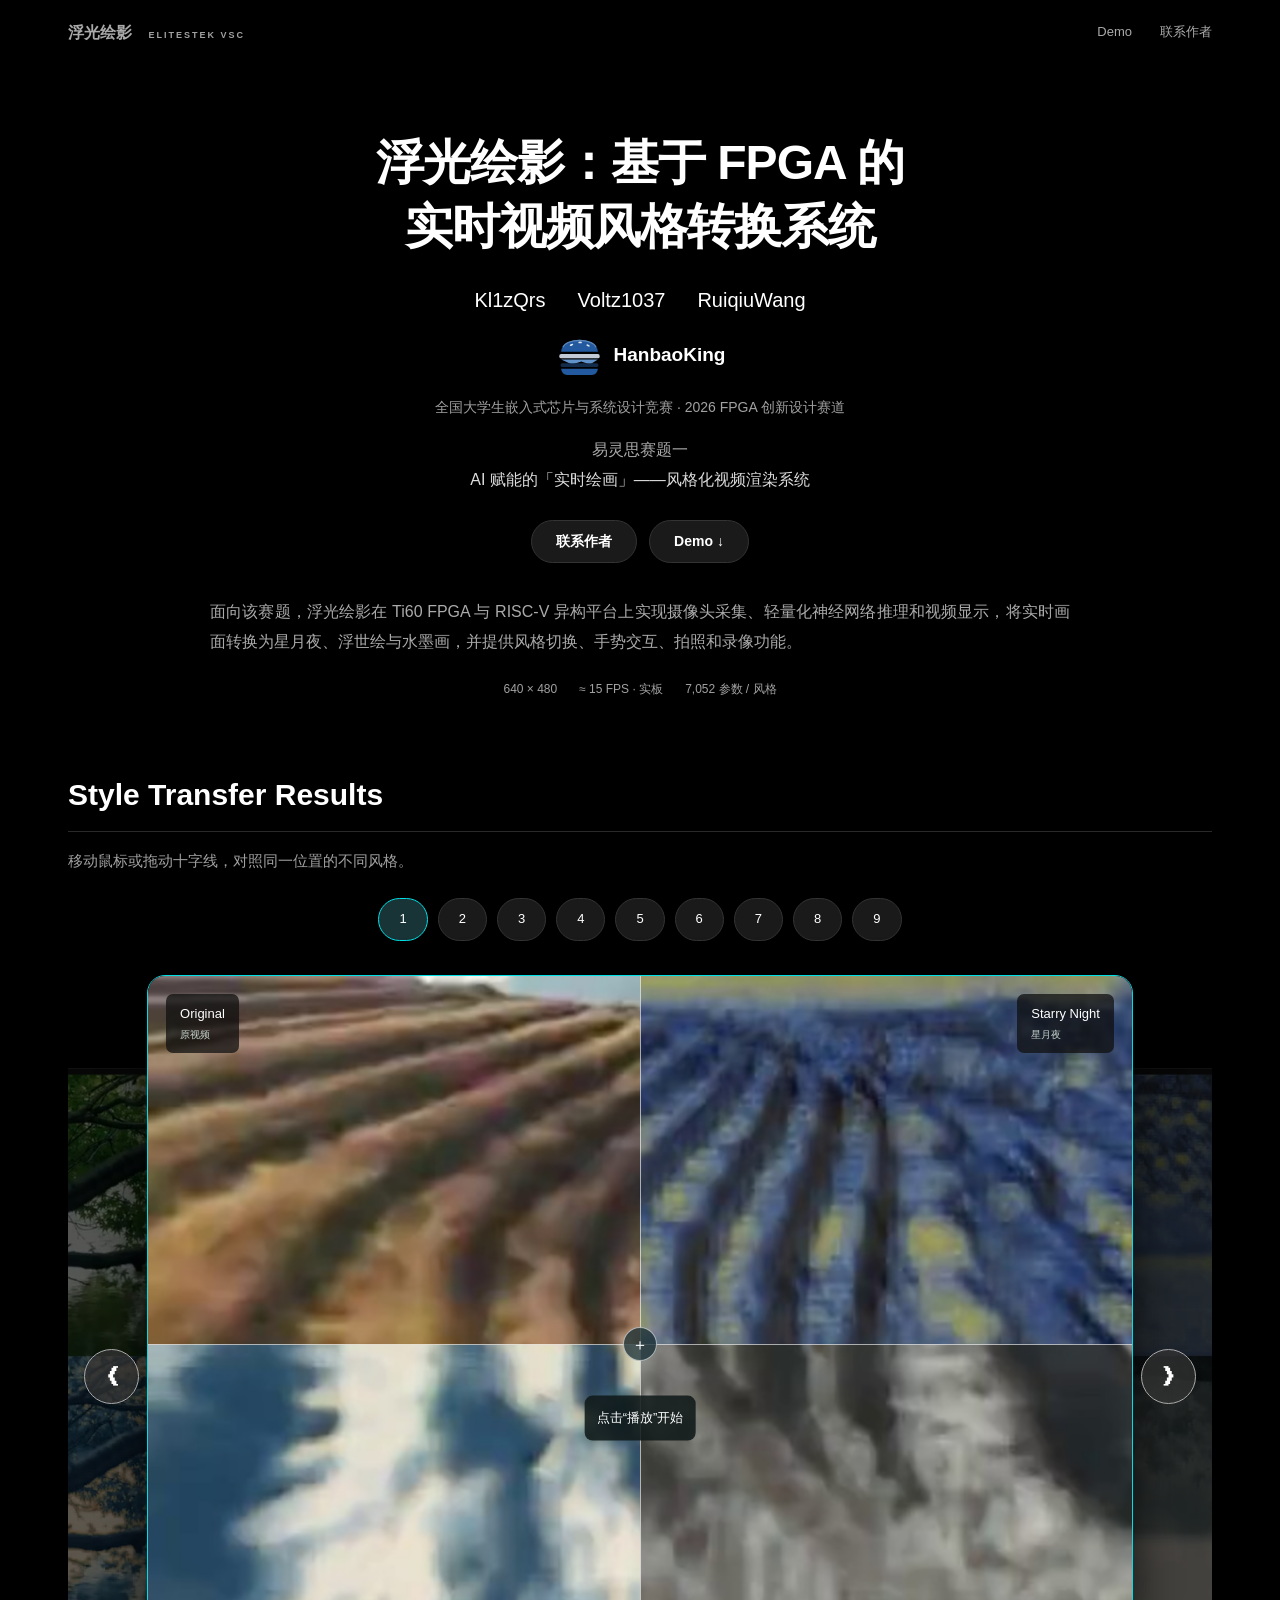
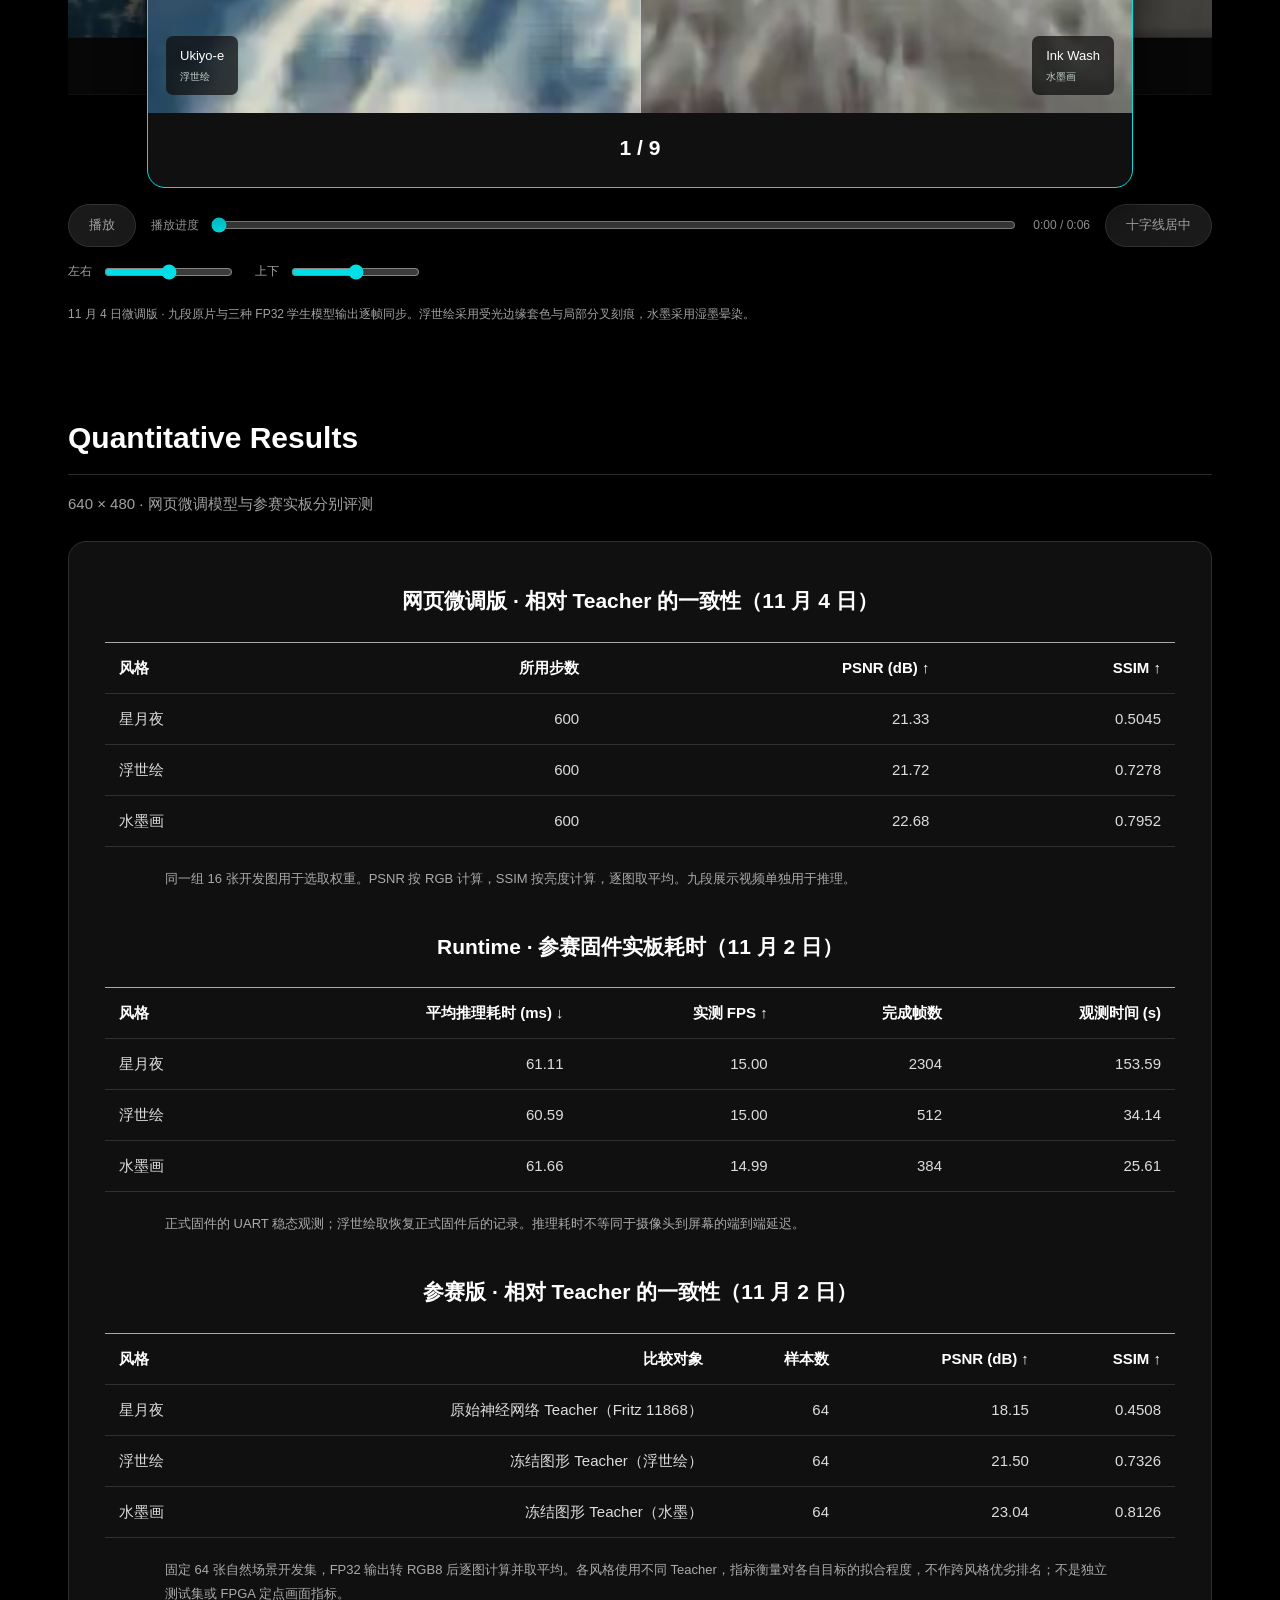
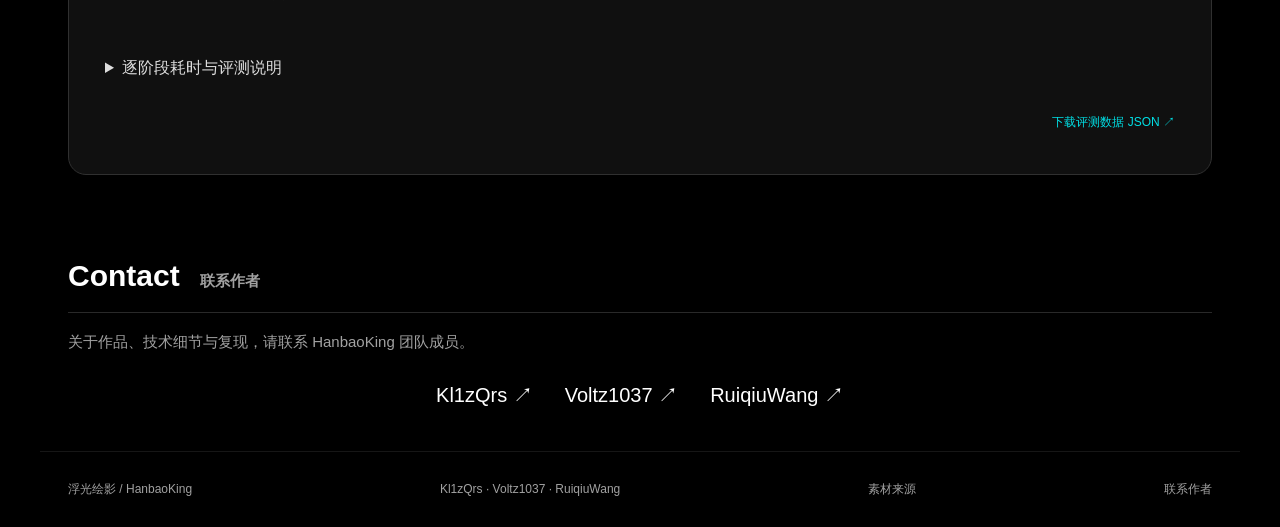
<file: index.html>
<!doctype html><html lang="zh-CN"><meta charset="utf-8"><meta name="viewport" content="width=device-width,initial-scale=1"><meta name="description" content="浮光绘影 — Ti60 FPGA 实时视频风格转换。探索原画、星月夜、浮世绘与水墨画。"><title>浮光绘影 · ElitestekVSC</title><link rel="stylesheet" href="style.css"><body>
<nav><a class="brand" href="#">浮光绘影 <span>ELITESTEK VSC</span></a><div><a href="#demo">Demo</a><a href="#contact">联系作者</a></div></nav>
<header><h1>浮光绘影：基于 FPGA 的<br>实时视频风格转换系统</h1><div class="authors"><a href="https://github.com/Kl1zQrs">Kl1zQrs</a><a href="https://github.com/Voltz1037">Voltz1037</a><a href="https://github.com/RuiqiuWang">RuiqiuWang</a></div><div class="team"><svg class="burger" viewBox="0 0 80 65" role="img" aria-label="HanbaoKing 蓝色汉堡标志"><path d="M10 27C11 1 69 1 70 27Z" fill="#235a9f"/><path d="M13 20C20 5 60 5 67 20" fill="none" stroke="#5c87bb" stroke-width="2"/><g fill="#dce4ed"><ellipse cx="27" cy="16" rx="3" ry="1.5" transform="rotate(-25 27 16)"/><ellipse cx="41" cy="12" rx="3" ry="1.5"/><ellipse cx="54" cy="17" rx="3" ry="1.5" transform="rotate(25 54 17)"/></g><rect x="7" y="31" width="66" height="7" rx="3" fill="#c2cbd5"/><path d="M10 40H70L57 48 43 43 28 48Z" fill="#6192ca"/><rect x="9" y="46" width="62" height="6" rx="3" fill="#142c4b"/><path d="M10 55H70Q69 65 60 65H20Q11 65 10 55Z" fill="#235a9f"/></svg><span>HanbaoKing</span></div><p class="contest">全国大学生嵌入式芯片与系统设计竞赛 · 2026 FPGA 创新设计赛道</p><p class="challenge">易灵思赛题一<br><strong>AI 赋能的「实时绘画」——风格化视频渲染系统</strong></p><div class="hero-links"><a class="button" href="#contact">联系作者</a><a class="secondary" href="#demo">Demo ↓</a></div><p class="summary">面向该赛题，浮光绘影在 Ti60 FPGA 与 RISC-V 异构平台上实现摄像头采集、轻量化神经网络推理和视频显示，将实时画面转换为星月夜、浮世绘与水墨画，并提供风格切换、手势交互、拍照和录像功能。</p><div class="specs"><span>640 × 480</span><span>≈ 15 FPS · 实板</span><span>7,052 参数 / 风格</span></div></header>
<main>
<section id="demo"><div class="section-head"><div><h2>Style Transfer Results</h2></div><p>移动鼠标或拖动十字线，对照同一位置的不同风格。</p></div>
<div class="tabs" role="group" aria-label="选择演示视频"><button class="active" data-scene="0">1</button><button class="" data-scene="1">2</button><button class="" data-scene="2">3</button><button class="" data-scene="3">4</button><button class="" data-scene="4">5</button><button class="" data-scene="5">6</button><button class="" data-scene="6">7</button><button class="" data-scene="7">8</button><button class="" data-scene="8">9</button></div>
<div class="carousel"><button class="side-card prev-card" id="prev-card" aria-label="上一段视频"><img id="prev-poster" alt="上一段视频预览"><span id="prev-title"></span></button><button class="side-card next-card" id="next-card" aria-label="下一段视频"><img id="next-poster" alt="下一段视频预览"><span id="next-title"></span></button><button class="carousel-arrow prev" id="prev" aria-label="上一段">❮</button><button class="carousel-arrow next" id="next" aria-label="下一段">❯</button><div class="center-card"><div id="viewer" tabindex="0" role="application" aria-label="四风格视频对比，方向键移动十字线"><canvas id="canvas" width="960" height="720"></canvas><span class="tag tl">Original <b>原视频</b></span><span class="tag tr">Starry Night <b>星月夜</b></span><span class="tag bl">Ukiyo-e <b>浮世绘</b></span><span class="tag br">Ink Wash <b>水墨画</b></span><div id="vertical"></div><div id="horizontal"></div><div id="handle">＋</div><div id="status" role="status">正在加载…</div></div>
<p id="page-count" aria-live="polite">1 / 9</p></div></div><div class="controls"><button id="play">暂停</button><label class="timeline">播放进度 <input id="seek" type="range" min="0" max="6" step="0.01" value="0"></label><span id="time">0:00 / 0:06</span><button id="reset">十字线居中</button></div><div class="axis"><label>左右 <input id="x" type="range" min="5" max="95" value="50"></label><label>上下 <input id="y" type="range" min="5" max="95" value="50"></label></div>
<p class="caption">11 月 4 日微调版 · 九段原片与三种 FP32 学生模型输出逐帧同步。浮世绘采用受光边缘套色与局部分叉刻痕，水墨采用湿墨晕染。</p></section><section id="quantitative"><div class="section-head"><h2>Quantitative Results</h2><p>640 × 480 · 网页微调模型与参赛实板分别评测</p></div><div class="results-panel"><h3>网页微调版 · 相对 Teacher 的一致性（11 月 4 日）</h3><div class="table-scroll"><table><thead><tr><th>风格</th><th>所用步数</th><th>PSNR (dB) ↑</th><th>SSIM ↑</th></tr></thead><tbody><tr><td>星月夜</td><td>600</td><td>21.33</td><td>0.5045</td></tr><tr><td>浮世绘</td><td>600</td><td>21.72</td><td>0.7278</td></tr><tr><td>水墨画</td><td>600</td><td>22.68</td><td>0.7952</td></tr></tbody></table></div><p class="table-note">同一组 16 张开发图用于选取权重。PSNR 按 RGB 计算，SSIM 按亮度计算，逐图取平均。九段展示视频单独用于推理。</p><h3>Runtime · 参赛固件实板耗时（11 月 2 日）</h3><div class="table-scroll"><table><thead><tr><th>风格</th><th>平均推理耗时 (ms) ↓</th><th>实测 FPS ↑</th><th>完成帧数</th><th>观测时间 (s)</th></tr></thead><tbody><tr><td>星月夜</td><td>61.11</td><td>15.00</td><td>2304</td><td>153.59</td></tr><tr><td>浮世绘</td><td>60.59</td><td>15.00</td><td>512</td><td>34.14</td></tr><tr><td>水墨画</td><td>61.66</td><td>14.99</td><td>384</td><td>25.61</td></tr></tbody></table></div><p class="table-note">正式固件的 UART 稳态观测；浮世绘取恢复正式固件后的记录。推理耗时不等同于摄像头到屏幕的端到端延迟。</p><h3>参赛版 · 相对 Teacher 的一致性（11 月 2 日）</h3><div class="table-scroll"><table><thead><tr><th>风格</th><th>比较对象</th><th>样本数</th><th>PSNR (dB) ↑</th><th>SSIM ↑</th></tr></thead><tbody><tr><td>星月夜</td><td>原始神经网络 Teacher（Fritz 11868）</td><td>64</td><td>18.15</td><td>0.4508</td></tr><tr><td>浮世绘</td><td>冻结图形 Teacher（浮世绘）</td><td>64</td><td>21.50</td><td>0.7326</td></tr><tr><td>水墨画</td><td>冻结图形 Teacher（水墨）</td><td>64</td><td>23.04</td><td>0.8126</td></tr></tbody></table></div><p class="table-note">固定 64 张自然场景开发集，FP32 输出转 RGB8 后逐图计算并取平均。各风格使用不同 Teacher，指标衡量对各自目标的拟合程度，不作跨风格优劣排名；不是独立测试集或 FPGA 定点画面指标。</p><details><summary>逐阶段耗时与评测说明</summary><div class="table-scroll"><table><thead><tr><th>阶段</th><th>星月夜 (ms)</th><th>浮世绘 (ms)</th><th>水墨画 (ms)</th></tr></thead><tbody><tr><td>Stem 3×3 下采样</td><td>11.04</td><td>11.07</td><td>11.03</td></tr><tr><td>Down 3×3 下采样</td><td>4.84</td><td>4.75</td><td>4.82</td></tr><tr><td>实例归一化（含系数）</td><td>6.01</td><td>5.92</td><td>5.88</td></tr><tr><td>残差块1：卷积1</td><td>4.22</td><td>4.17</td><td>4.22</td></tr><tr><td>残差块1：卷积2＋相加</td><td>5.64</td><td>5.66</td><td>5.72</td></tr><tr><td>残差块2：卷积1</td><td>4.15</td><td>4.35</td><td>4.25</td></tr><tr><td>残差块2：卷积2＋相加</td><td>5.77</td><td>5.83</td><td>5.76</td></tr><tr><td>Up 1×1 特征映射</td><td>6.10</td><td>4.00</td><td>3.93</td></tr><tr><td>Head＋融合重排＋RGB输出</td><td>16.22</td><td>16.31</td><td>17.05</td></tr></tbody></table></div><p class="table-note">逐阶段数据来自独立计时固件，每种风格单帧快照，包含软件调度、DDR 访问和硬件等待；不与上表正式固件均值混用。PSNR 使用 RGB8、data_range=255；SSIM 使用高斯窗口 σ=1.5。星月夜使用原始 Teacher 指标，不使用 head-B 校准参考分数。</p></details><p class="data-link"><a href="assets/quantitative.json">下载评测数据 JSON ↗</a></p></div></section><section id="contact"><div class="section-head"><h2>Contact <small>联系作者</small></h2><p>关于作品、技术细节与复现，请联系 HanbaoKing 团队成员。</p></div><div class="authors"><a href="https://github.com/Kl1zQrs">Kl1zQrs ↗</a><a href="https://github.com/Voltz1037">Voltz1037 ↗</a><a href="https://github.com/RuiqiuWang">RuiqiuWang ↗</a></div></section></main><footer><span>浮光绘影 / HanbaoKing</span><span>Kl1zQrs · Voltz1037 · RuiqiuWang</span><a href="sources.html">素材来源</a><a href="#contact">联系作者</a></footer><video id="video" muted loop playsinline preload="metadata" hidden></video><script src="app.js?v=20261104a"></script></body></html>
</file>
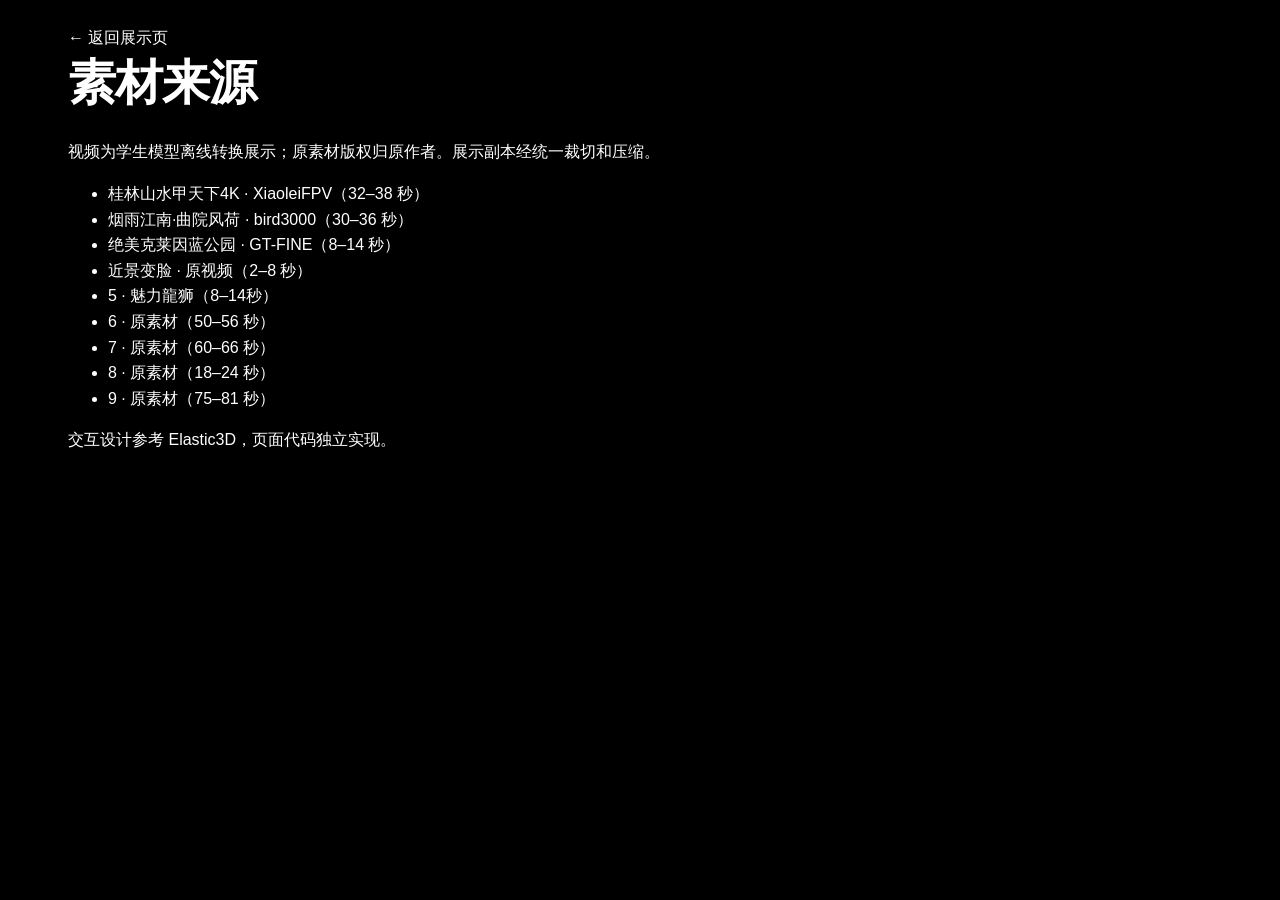
<file: sources.html>
<!doctype html><html lang="zh-CN"><meta charset="utf-8"><meta name="viewport" content="width=device-width,initial-scale=1"><title>素材来源 · 浮光绘影</title><link rel="stylesheet" href="style.css"><main><section><a href="index.html">← 返回展示页</a><h1>素材来源</h1><p>视频为学生模型离线转换展示；原素材版权归原作者。展示副本经统一裁切和压缩。</p><ul><li><a href="https://www.bilibili.com/video/BV15N4y1Y7W2/">桂林山水甲天下4K · XiaoleiFPV</a>（32–38 秒）</li><li><a href="https://www.bilibili.com/video/BV1Lv4y1w7SM/">烟雨江南·曲院风荷 · bird3000</a>（30–36 秒）</li><li><a href="https://www.bilibili.com/video/BV15g411E7we/">绝美克莱因蓝公园 · GT-FINE</a>（8–14 秒）</li><li><a href="https://www.bilibili.com/video/BV1u2vrejEr6/">近景变脸 · 原视频</a>（2–8 秒）</li><li><a href="https://www.bilibili.com/video/BV1uAUsBMEU5/">5 · 魅力龍狮</a>（8–14秒）</li><li><a href="https://www.bilibili.com/video/BV15N4y1Y7W2/">6 · 原素材</a>（50–56 秒）</li><li><a href="https://www.bilibili.com/video/BV1Lv4y1w7SM/">7 · 原素材</a>（60–66 秒）</li><li><a href="https://www.bilibili.com/video/BV15g411E7we/">8 · 原素材</a>（18–24 秒）</li><li><a href="https://www.bilibili.com/video/BV1Lv4y1w7SM/">9 · 原素材</a>（75–81 秒）</li></ul><p>交互设计参考 <a href="https://elastic3d.github.io/">Elastic3D</a>，页面代码独立实现。</p></section></main></html>
</file>
<file: style.css>
:root{color-scheme:dark;--bg:#101919;--text:#e9eeea;--muted:#9fadaa;--accent:#90d5c3}*{box-sizing:border-box}html{scroll-behavior:smooth}body{margin:0;background:radial-gradient(ellipse at 60% 0,#243d36 0,transparent 50%),var(--bg);color:var(--text);font-family:Segoe UI,Microsoft YaHei,sans-serif}a{color:inherit;text-decoration:none}nav{max-width:1200px;margin:auto;padding:25px 28px;display:flex;justify-content:space-between;align-items:center;border-bottom:1px solid #ffffff16}.brand{font-size:20px;font-weight:700}.brand span{font-size:10px;letter-spacing:2px;color:var(--muted);margin-left:12px}nav div{display:flex;gap:28px;font-size:13px}header{text-align:center;padding:90px 20px 80px}.eyebrow{font-size:11px;letter-spacing:3px;color:var(--accent);font-weight:600}h1{font-size:clamp(35px,6vw,72px);font-weight:500;letter-spacing:3px;margin:26px 0}h1 em{font-style:normal;color:#9ed6c3}.intro{color:#b6c3bd;font-size:17px}.specs{display:flex;justify-content:center;gap:22px;margin:28px 0 38px;font-size:12px;color:var(--muted)}.button,.secondary{padding:13px 23px;border-radius:30px;font-size:14px;display:inline-block}.button{background:var(--accent);color:#102c23}.secondary{border:1px solid #ffffff30;margin-left:12px}main{max-width:1120px;margin:auto;padding:0 28px}section{padding:30px 0 65px;scroll-margin-top:25px}.section-head{display:flex;justify-content:space-between;align-items:end;margin-bottom:24px;gap:20px}.section-head>p{font-size:13px;color:var(--muted);max-width:320px;line-height:1.8}h2{font-size:30px;font-weight:500;margin:12px 0}h2 small{font-size:15px;color:var(--muted);margin-left:12px}.hardware{display:block;width:100%;height:auto;border-radius:14px}.tabs{display:flex;gap:10px;margin:0 0 20px;flex-wrap:wrap}button{font:inherit;color:inherit;background:#ffffff08;border:1px solid #ffffff20;border-radius:22px;padding:10px 20px;cursor:pointer;font-size:13px}button:hover,button.active{background:#90d5c31c;border-color:var(--accent);color:#bcebdc}#viewer{position:relative;aspect-ratio:4/3;border:1px solid #90d5c355;border-radius:16px;overflow:hidden;cursor:crosshair;touch-action:none;background:#20332e}canvas{width:100%;height:100%;display:block}.tag{position:absolute;background:#101919b8;backdrop-filter:blur(8px);padding:10px 14px;border-radius:7px;font-size:13px;pointer-events:none}.tag b{display:block;font-size:10px;font-weight:400;color:#c3d2cb;margin-top:3px}.tl{left:18px;top:18px}.tr{right:18px;top:18px}.bl{left:18px;bottom:18px}.br{right:18px;bottom:18px}#vertical{position:absolute;top:0;bottom:0;left:50%;width:1px;background:#fff9;pointer-events:none}#horizontal{position:absolute;left:0;right:0;top:50%;height:1px;background:#fff9;pointer-events:none}#handle{position:absolute;left:50%;top:50%;transform:translate(-50%,-50%);border:1px solid #fff9;background:#264b3fb0;border-radius:50%;width:34px;height:34px;display:grid;place-items:center;pointer-events:none}#status{position:absolute;left:50%;top:60%;transform:translate(-50%,-50%);background:#101919dd;border-radius:8px;padding:12px;font-size:13px;pointer-events:none}.controls{display:flex;gap:15px;align-items:center;margin-top:16px;font-size:12px;color:var(--muted)}.timeline{flex:1;display:flex;align-items:center;gap:10px}.timeline input{flex:1;min-width:30px}input{accent-color:var(--accent)}.axis{display:flex;gap:20px;font-size:12px;color:var(--muted);margin-top:15px}.axis label{display:flex;align-items:center;gap:10px}.caption{color:var(--muted);font-size:12px;line-height:1.8;margin-top:22px}footer{border-top:1px solid #ffffff16;max-width:1120px;margin:auto;padding:28px;display:flex;justify-content:space-between;gap:15px;font-size:12px;color:var(--muted)}:focus-visible{outline:2px solid var(--accent);outline-offset:4px}@media(max-width:650px){nav{padding:20px}.brand span{display:none}nav div{gap:14px}header{padding:55px 15px}.specs{gap:12px;font-size:10px}main{padding:0 16px}.section-head{display:block}h2{font-size:26px}.tag{padding:6px 8px;font-size:10px}.tag b{font-size:9px}.controls{flex-wrap:wrap;gap:8px}.controls button{padding:8px 12px}.timeline{min-width:130px}footer{flex-wrap:wrap}.axis input{width:100px}}

/* Paper-style presentation, based on the requested Elastic3D palette. */
:root{color-scheme:dark;--bg:#000;--text:#fff;--muted:#a1a1a1;--accent:#00dfe5}body{background:#000;font-family:Inter,Arial,"Microsoft YaHei",sans-serif;line-height:1.6}nav{max-width:1200px;border-bottom:0;padding:20px 28px;color:#aaa}.brand{font-size:16px}.brand span{font-size:9px}header{max-width:1080px;margin:auto;padding:65px 24px 35px}h1{font-size:clamp(29px,4.5vw,48px);line-height:1.35;letter-spacing:-.02em;font-weight:700;margin:0 0 24px}.authors{display:flex;justify-content:center;flex-wrap:wrap;gap:10px 32px;font-size:20px}.authors a:hover{color:var(--accent)}.team{display:flex;align-items:center;justify-content:center;gap:10px;margin:18px 0;font-size:19px;font-weight:600}.burger{width:49px;height:42px}.contest{font-size:14px;color:#a1a1a1;margin:20px 0 8px}.challenge{font-size:16px;color:#aaa;line-height:1.9}.challenge strong{font-weight:500;color:#ddd}.hero-links{margin:25px 0 34px}.button,.secondary{background:#1a1a1a;color:#fff;border:1px solid #333;border-radius:24px;padding:9px 24px;font-weight:600}.button:hover,.secondary:hover{border-color:var(--accent)}.summary{max-width:860px;margin:0 auto;text-align:justify;font-size:16px;color:#aaa;line-height:1.9}.specs{margin:22px 0 0;color:#a1a1a1}main{max-width:1200px}section{padding:25px 0 40px}.section-head{display:block;margin-bottom:24px}.section-head h2{font-size:30px;font-weight:700;border-bottom:1px solid #292929;padding-bottom:12px}.section-head>p{max-width:none;font-size:15px}.hardware{border-radius:5px}#viewer{border-color:#00dfe5;border-radius:16px;background:#181818}.tabs{justify-content:center}button{background:#1a1a1a;border-color:#333}button:hover,button.active{background:#193436;border-color:var(--accent);color:white}.tag{background:#101010bd;backdrop-filter:none}#handle{background:#142b32c0}.controls,.axis,.caption{color:#a1a1a1}footer{max-width:1200px;color:#a1a1a1}@media(max-width:650px){header{padding:40px 18px 25px}.authors{font-size:16px;gap:10px 20px}.contest{font-size:12px}.challenge{font-size:14px}.summary{font-size:14px}h1{font-size:28px}.section-head h2{font-size:25px}}

.carousel{position:relative;margin:34px -60px 0;min-width:0}.center-card{position:relative;z-index:2;width:78%;margin:auto;background:#101010;border:1px solid #00dfe5;border-radius:18px;overflow:hidden;box-shadow:0 16px 45px #000a}.center-card #viewer{border:0;border-radius:0}.side-card{position:absolute;top:9%;width:55%;height:82%;padding:0;border-radius:14px;overflow:hidden;background:#161616;opacity:.36;transition:opacity .25s,transform .25s}.side-card:hover{opacity:.6}.prev-card{left:-8%;transform:scale(.94)}.next-card{right:-8%;transform:scale(.94)}.side-card img{width:100%;height:90%;object-fit:cover}.side-card span{display:block;padding:10px;color:white;font-size:17px;font-weight:600}.carousel-arrow{position:absolute;top:46%;z-index:4;border-radius:50%;width:55px;height:55px;padding:0;font-size:26px;background:#333b;border:1px solid #aaa;color:white}.carousel-arrow.prev{left:1%}.carousel-arrow.next{right:1%}#page-count{text-align:center;font-size:21px;font-weight:600;color:white;margin:18px 0 22px}.center-card.changing{animation:arrive .28s ease}@keyframes arrive{from{opacity:.65;transform:translateY(8px)}to{opacity:1;transform:translateY(0)}}#demo{overflow:clip;padding-left:0;padding-right:0}.results-panel{background:#101010;border:1px solid #303030;border-radius:18px;padding:30px 36px}.results-panel h3{font-size:21px;text-align:center;margin:12px 0 24px}.table-scroll{overflow-x:auto;margin:0 auto 20px}table{border-collapse:collapse;width:100%;font-size:15px;color:#ddd;font-variant-numeric:tabular-nums}th,td{padding:13px 14px;text-align:right;border-bottom:1px solid #303030;white-space:nowrap}th:first-child,td:first-child{text-align:left}thead{border-top:1px solid #aaa;border-bottom:1px solid #888}tbody tr:last-child{border-bottom:1px solid #aaa}th{color:#fff;font-weight:600}tbody tr:hover{background:#202020}.table-note{font-size:13px;line-height:1.9;color:#aaa;margin:18px auto 38px;max-width:950px}details{margin-top:25px}summary{cursor:pointer;color:#ddd;padding:10px 0 20px}.data-link{font-size:12px;color:var(--accent);text-align:right}@media(max-width:650px){.carousel{margin:20px -10px 0}.center-card{width:88%}.side-card{width:65%}.prev-card{left:-25%}.next-card{right:-25%}.carousel-arrow{width:35px;height:35px;font-size:18px}.carousel-arrow.prev{left:0}.carousel-arrow.next{right:0}#page-count{font-size:16px;margin:12px}.results-panel{padding:20px 12px}.results-panel h3{font-size:18px}th,td{padding:10px;font-size:13px}}@media(prefers-reduced-motion:reduce){.center-card.changing{animation:none}}

.carousel-arrow.prev{left:6%}.carousel-arrow.next{right:6%}@media(max-width:650px){.carousel-arrow.prev{left:3%}.carousel-arrow.next{right:3%}}
</file>
